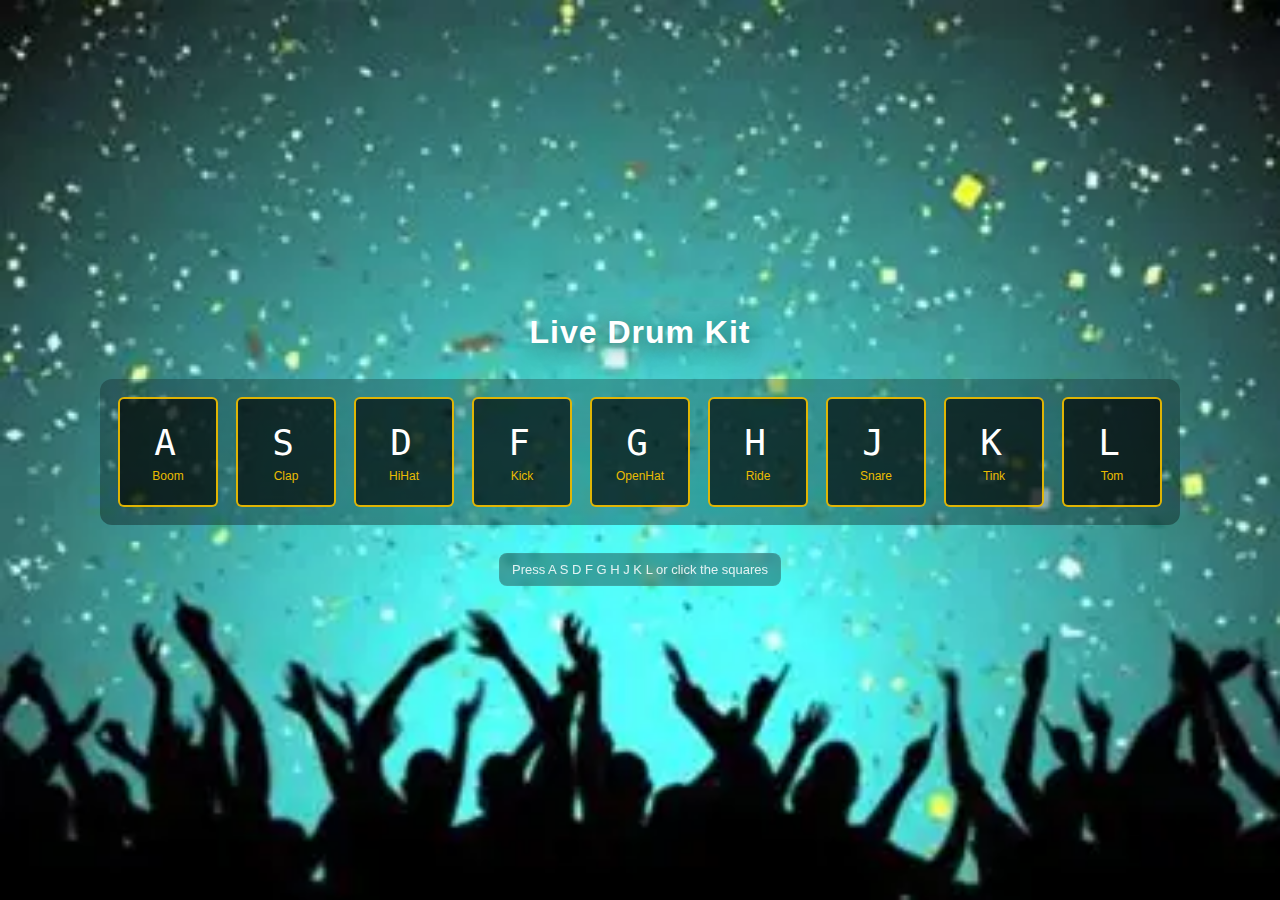
<file: week_3/day_5/mini_project_2/index.html>
<!DOCTYPE html>
<html lang="en">
<head>
  <meta charset="utf-8" />
  <meta name="viewport" content="width=device-width, initial-scale=1" />
  <title>Drum Kit — Concert Style</title>

  <style>
    :root {
      --glow: #f6c300;
      --dark-bg: rgba(0,0,0,0.75);
    }

    * { box-sizing: border-box; }
    html, body { height: 100%; margin: 0; font-family: "Segoe UI", Roboto, Arial, sans-serif; }

    body {
      
      background: url('OIP.webp') center/cover no-repeat fixed;
      display: flex;
      align-items: center;
      justify-content: center;
      color: #fff;
      padding: 40px;
    }

    /* container for keys */
    .wrap {
      width: 100%;
      max-width: 1200px;
      display: flex;
      flex-direction: column;
      align-items: center;
      gap: 18px;
    }

    h1 {
      margin: 0 0 10px 0;
      font-weight: 600;
      letter-spacing: 1px;
      text-shadow: 0 6px 24px rgba(0,0,0,0.6);
    }

    .keys {
      display: flex;
      gap: 18px;
      flex-wrap: wrap;
      justify-content: center;
      align-items: center;
      padding: 18px;
      background: linear-gradient(180deg, rgba(0,0,0,0.25), rgba(0,0,0,0.35));
      border-radius: 12px;
    }

    .key {
      width: 100px;
      height: 110px;
      display: flex;
      flex-direction: column;
      align-items: center;
      justify-content: center;
      background: rgba(0,0,0,0.65);
      border: 2px solid rgba(246,195,0,0.9);
      border-radius: 6px;
      box-shadow: 0 0 0 rgba(246,195,0,0);
      cursor: pointer;
      transition: transform .09s ease, box-shadow .12s ease, background .12s ease;
      user-select: none;
    }

    .key kbd {
      font-size: 36px;
      letter-spacing: 6px;
      display:block;
      margin-bottom: 6px;
    }

    .key .sound {
      font-size: 12px;
      color: var(--glow);
      opacity: 0.95;
      text-transform: capitalize;
    }

    .key.playing {
      transform: scale(1.07);
      box-shadow: 0 8px 40px -6px rgba(246,195,0,0.95), 0 0 18px 2px rgba(246,195,0,0.25);
      background: rgba(0,0,0,0.92);
      border-color: var(--glow);
    }

    /* hint text */
    .hint {
      font-size: 13px;
      color: rgba(255,255,255,0.85);
      margin-top: 10px;
      background: rgba(0,0,0,0.35);
      padding: 8px 12px;
      border-radius: 8px;
      border: 1px solid rgba(255,255,255,0.04);
      backdrop-filter: blur(4px);
    }

    @media (max-width: 760px) {
      .key { width: 84px; height: 92px; }
      .key kbd { font-size: 28px; }
      .keys { gap: 12px; padding: 12px; }
    }
  </style>
</head>

<body>
  <div class="wrap">
    <h1>Live Drum Kit</h1>

    <div class="keys" id="keys">
      <div class="key" data-key="65"><kbd>A</kbd><span class="sound">Boom</span></div>
      <div class="key" data-key="83"><kbd>S</kbd><span class="sound">Clap</span></div>
      <div class="key" data-key="68"><kbd>D</kbd><span class="sound">HiHat</span></div>
      <div class="key" data-key="70"><kbd>F</kbd><span class="sound">Kick</span></div>
      <div class="key" data-key="71"><kbd>G</kbd><span class="sound">OpenHat</span></div>
      <div class="key" data-key="72"><kbd>H</kbd><span class="sound">Ride</span></div>
      <div class="key" data-key="74"><kbd>J</kbd><span class="sound">Snare</span></div>
      <div class="key" data-key="75"><kbd>K</kbd><span class="sound">Tink</span></div>
      <div class="key" data-key="76"><kbd>L</kbd><span class="sound">Tom</span></div>
    </div>

    <div class="hint">Press A S D F G H J K L or click the squares</div>
  </div>

  <audio data-key="65" src="sounds/boom.wav"></audio>
  <audio data-key="83" src="sounds/clap.wav"></audio>
  <audio data-key="68" src="sounds/hihat.wav"></audio>
  <audio data-key="70" src="sounds/kick.wav"></audio>
  <audio data-key="71" src="sounds/openhat.wav"></audio>
  <audio data-key="72" src="sounds/ride.wav"></audio>
  <audio data-key="74" src="sounds/snare.wav"></audio>
  <audio data-key="75" src="sounds/tink.wav"></audio>
  <audio data-key="76" src="sounds/tom.wav"></audio>

  <script src="script.js"></script>
</body>
</html>
</file>
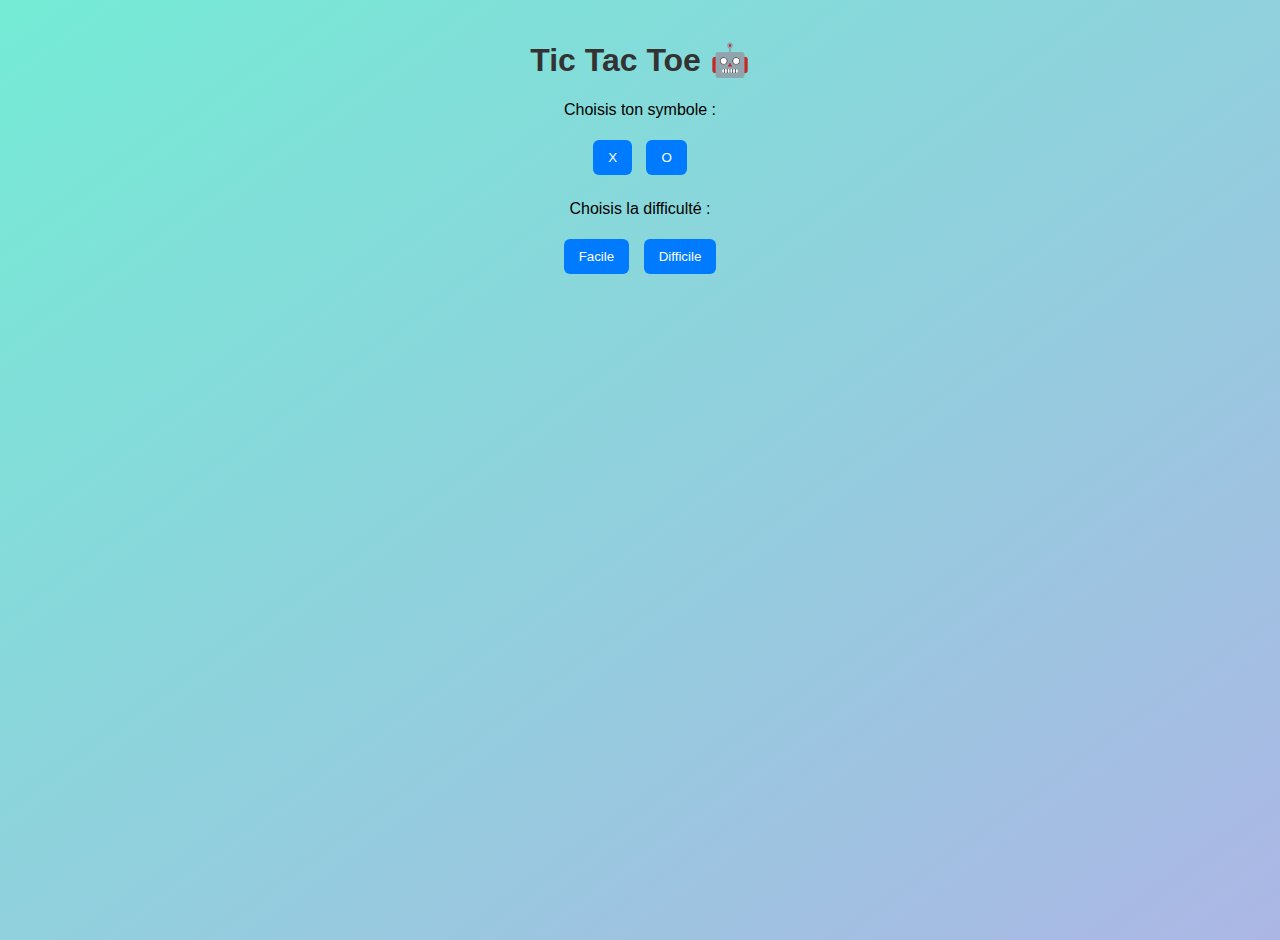
<file: week_4/day_5/Mini-Project2/index.html>
<!DOCTYPE html>
<html lang="fr">
<head>
  <meta charset="UTF-8" />
  <meta name="viewport" content="width=device-width, initial-scale=1.0" />
  <title>Tic Tac Toe AI</title>
  <link rel="stylesheet" href="style.css" />
</head>
<body>
  <h1>Tic Tac Toe 🤖</h1>

  <div id="chooseSymbol">
    <p>Choisis ton symbole :</p>
    <button onclick="chooseSymbol('X')">X</button>
    <button onclick="chooseSymbol('O')">O</button>
  </div>

  <div id="chooseLevel">
    <p>Choisis la difficulté :</p>
    <button onclick="chooseLevel('easy')">Facile</button>
    <button onclick="chooseLevel('hard')">Difficile</button>
  </div>

  <div id="board" class="board"></div>

  <h2 id="result"></h2>
  <button id="restartBtn" onclick="restartGame()">Rejouer</button>

  <script src="script.js"></script>
</body>
</html>
</file>
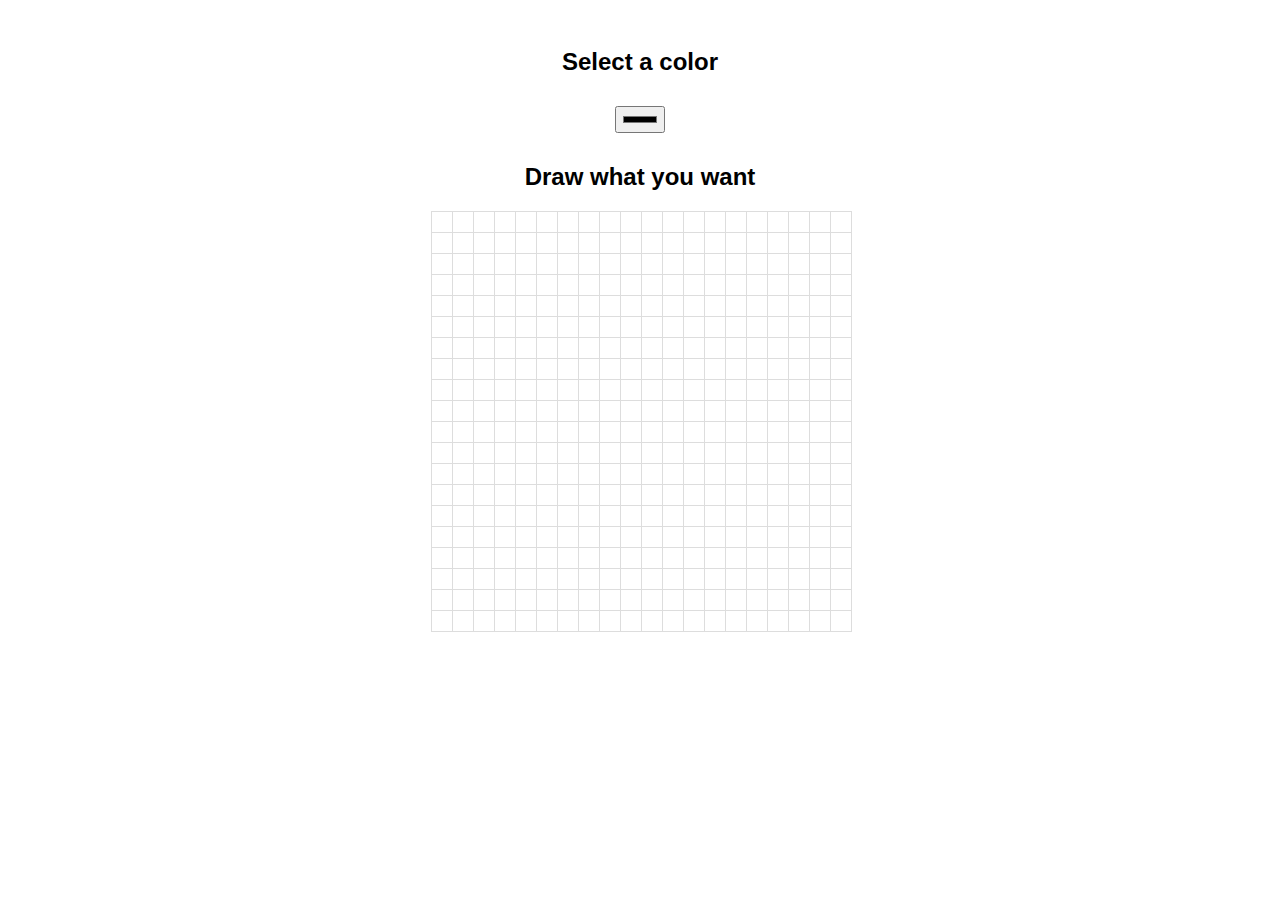
<file: week_3/day_5/mini_project_1/Coloring Game.html>
<!DOCTYPE html>
<html lang="en">
<head>
  <meta charset="UTF-8">
  <title>Coloring Squares</title>
  <style>
    body {
      font-family: Arial, sans-serif;
      text-align: center;
      padding: 20px;
    }

    #grid {
      display: grid;
      grid-template-columns: repeat(20, 20px); 
      grid-template-rows: repeat(20, 20px);    
      gap: 1px;
      margin: 20px auto;
      width: max-content;
    }

    .square {
      width: 20px;
      height: 20px;
      background-color: white;
      border: 1px solid #ddd;
      cursor: pointer;
    }

    #colorPicker {
      margin: 10px;
      padding: 5px;
      cursor: pointer;
    }
  </style>
</head>
<body>

  <h2>Select a color</h2>
  <input type="color" id="colorPicker" value="#000000">
  <h2>Draw what you want</h2>
  <div id="grid"></div>

  <script>
    let grid = document.getElementById("grid");
    let colorPicker = document.getElementById("colorPicker");
    let currentColor = colorPicker.value;
    let isDrawing = false;
    // 
    colorPicker.addEventListener("input", function() {
      currentColor = this.value;
    });
    // 
    for (let i = 0; i < 400; i++) {
      let square = document.createElement("div");
      square.classList.add("square");

      square.addEventListener("mousedown", function() {
        isDrawing = true;
        square.style.backgroundColor = currentColor;
      });

      square.addEventListener("mouseover", function() {
        if (isDrawing) {
          square.style.backgroundColor = currentColor;
        }
      });

      square.addEventListener("mouseup", function() {
        isDrawing = false;
      });

      grid.appendChild(square);
    }
    // 
    document.body.addEventListener("mouseup", function() {
      isDrawing = false;
    });
  </script>
</body>
</html>
</file>
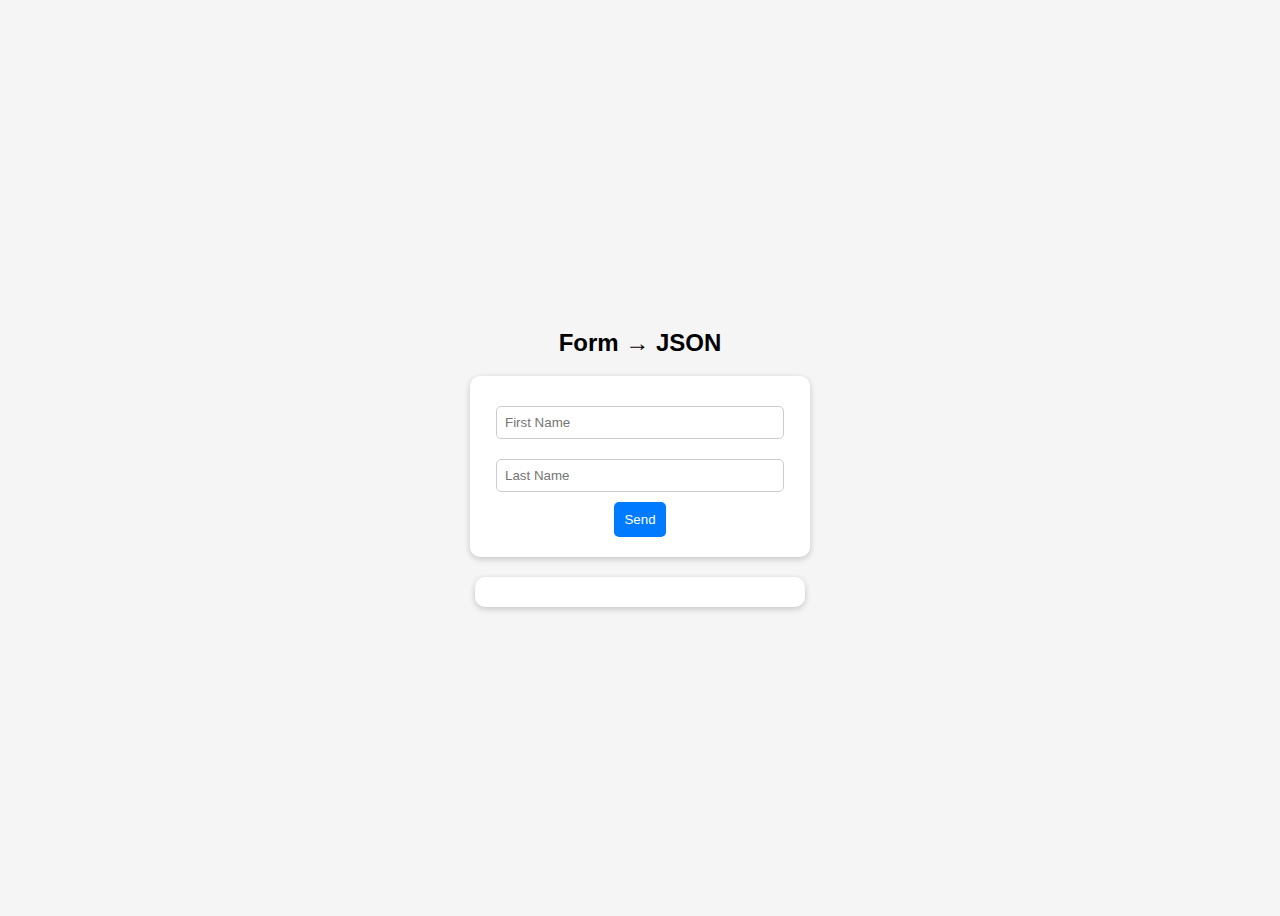
<file: week_4/day_4/challenge/challenge.html>
<!DOCTYPE html>
<html lang="en">
<head>
  <meta charset="UTF-8">
  <meta name="viewport" content="width=device-width, initial-scale=1.0">
  <title>Form to JSON</title>
  <style>
    body {
      font-family: Arial, sans-serif;
      background: #f5f5f5;
      display: flex;
      flex-direction: column;
      align-items: center;
      justify-content: center;
      height: 100vh;
    }
    form {
      background: white;
      padding: 20px;
      border-radius: 10px;
      box-shadow: 0 2px 6px rgba(0,0,0,0.2);
      width: 300px;
      text-align: center;
    }
    input {
      margin: 10px 0;
      padding: 8px;
      width: 90%;
      border: 1px solid #ccc;
      border-radius: 5px;
    }
    button {
      background-color: #007bff;
      color: white;
      padding: 10px;
      border: none;
      border-radius: 5px;
      cursor: pointer;
    }
    button:hover {
      background-color: #0056b3;
    }
    #result {
      margin-top: 20px;
      background: white;
      padding: 15px;
      border-radius: 10px;
      box-shadow: 0 2px 6px rgba(0,0,0,0.2);
      width: 300px;
      word-wrap: break-word;
    }
  </style>
</head>
<body>

  <h2>Form → JSON</h2>

  <form id="userForm">
    <input type="text" id="firstName" placeholder="First Name" required>
    <input type="text" id="lastName" placeholder="Last Name" required>
    <button type="submit">Send</button>
  </form>

  <div id="result"></div>

  <script>
    const form = document.getElementById('userForm');
    const result = document.getElementById('result');

    form.addEventListener('submit', (e) => {
      e.preventDefault();
      const firstName = document.getElementById('firstName').value.trim();
      const lastName = document.getElementById('lastName').value.trim();
      const userData = {
        name: firstName,
        lastName: lastName
      };
      const jsonString = JSON.stringify(userData, null, 2);
      result.textContent = jsonString;
    });
  </script>

</body>
</html>
</file>
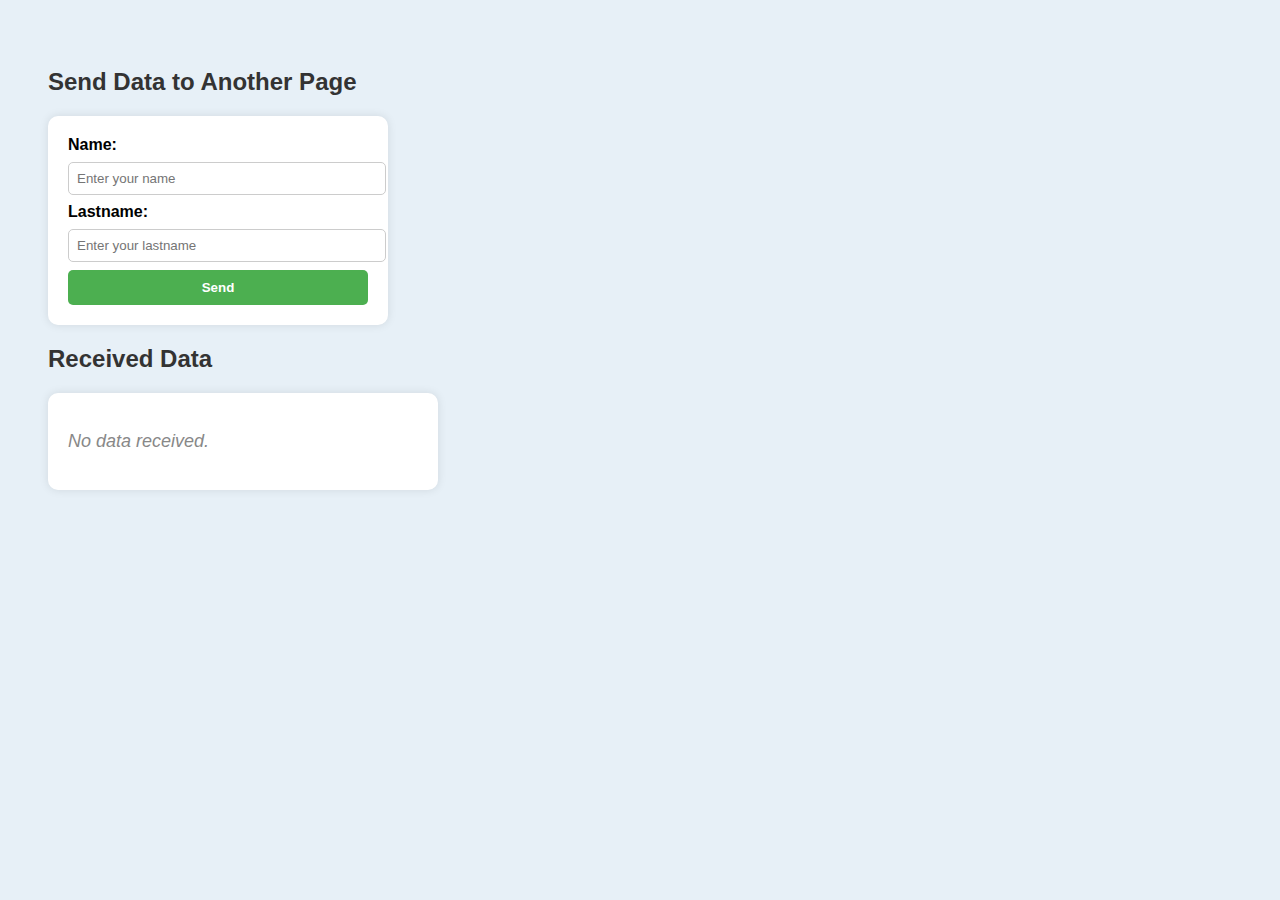
<file: week_4/day_4/Exercises/Exercise XP Gold.html>
<!DOCTYPE html>
<html lang="en">
<head>
  <meta charset="UTF-8">
  <meta name="viewport" content="width=device-width, initial-scale=1.0">
  <title>Form #3 - Send Data</title>
  <style>
    body {
      font-family: Arial, sans-serif;
      background-color: #f2f2f2;
      padding: 40px;
    }
    form {
      background-color: white;
      padding: 20px;
      border-radius: 10px;
      width: 300px;
      box-shadow: 0 0 10px rgba(0,0,0,0.1);
    }
    label {
      font-weight: bold;
    }
    input[type="text"] {
      width: 100%;
      padding: 8px;
      margin: 8px 0;
      border: 1px solid #ccc;
      border-radius: 5px;
    }
    input[type="submit"] {
      background-color: #4CAF50;
      color: white;
      border: none;
      padding: 10px 15px;
      border-radius: 5px;
      cursor: pointer;
      width: 100%;
      font-weight: bold;
    }
    input[type="submit"]:hover {
      background-color: #45a049;
    }
  </style>
</head>
<body>

  <h2>Send Data to Another Page</h2>

  <form action="display.html" method="GET">
    <label for="name">Name:</label>
    <input type="text" id="name" name="name" placeholder="Enter your name" required>

    <label for="lastname">Lastname:</label>
    <input type="text" id="lastname" name="lastname" placeholder="Enter your lastname" required>

    <input type="submit" value="Send">
  </form>

</body>
</html>
<!-- ///////////////////////// -->
<!DOCTYPE html>
<html lang="en">
<head>
  <meta charset="UTF-8">
  <meta name="viewport" content="width=device-width, initial-scale=1.0">
  <title>Display Data</title>
  <style>
    body {
      font-family: Arial, sans-serif;
      background-color: #e7f0f7;
      padding: 40px;
    }
    section {
      background-color: white;
      padding: 20px;
      border-radius: 10px;
      width: 350px;
      box-shadow: 0 0 10px rgba(0,0,0,0.1);
    }
    h2 {
      color: #333;
    }
    p {
      font-size: 18px;
    }
    .no-data {
      color: #888;
      font-style: italic;
    }
  </style>
</head>
<body>

  <h2>Received Data</h2>
  <section id="result"></section>

  <script>
    
    const params = new URLSearchParams(window.location.search);
    const name = params.get("name");
    const lastname = params.get("lastname");
    const section = document.getElementById("result");

    if (name && lastname) {
      section.innerHTML = `
        <p><strong>Name:</strong> ${name}</p>
        <p><strong>Lastname:</strong> ${lastname}</p>
      `;
    } else {
      section.innerHTML = `<p class="no-data">No data received.</p>`;
    }
  </script>

</body>
</html>
</file>
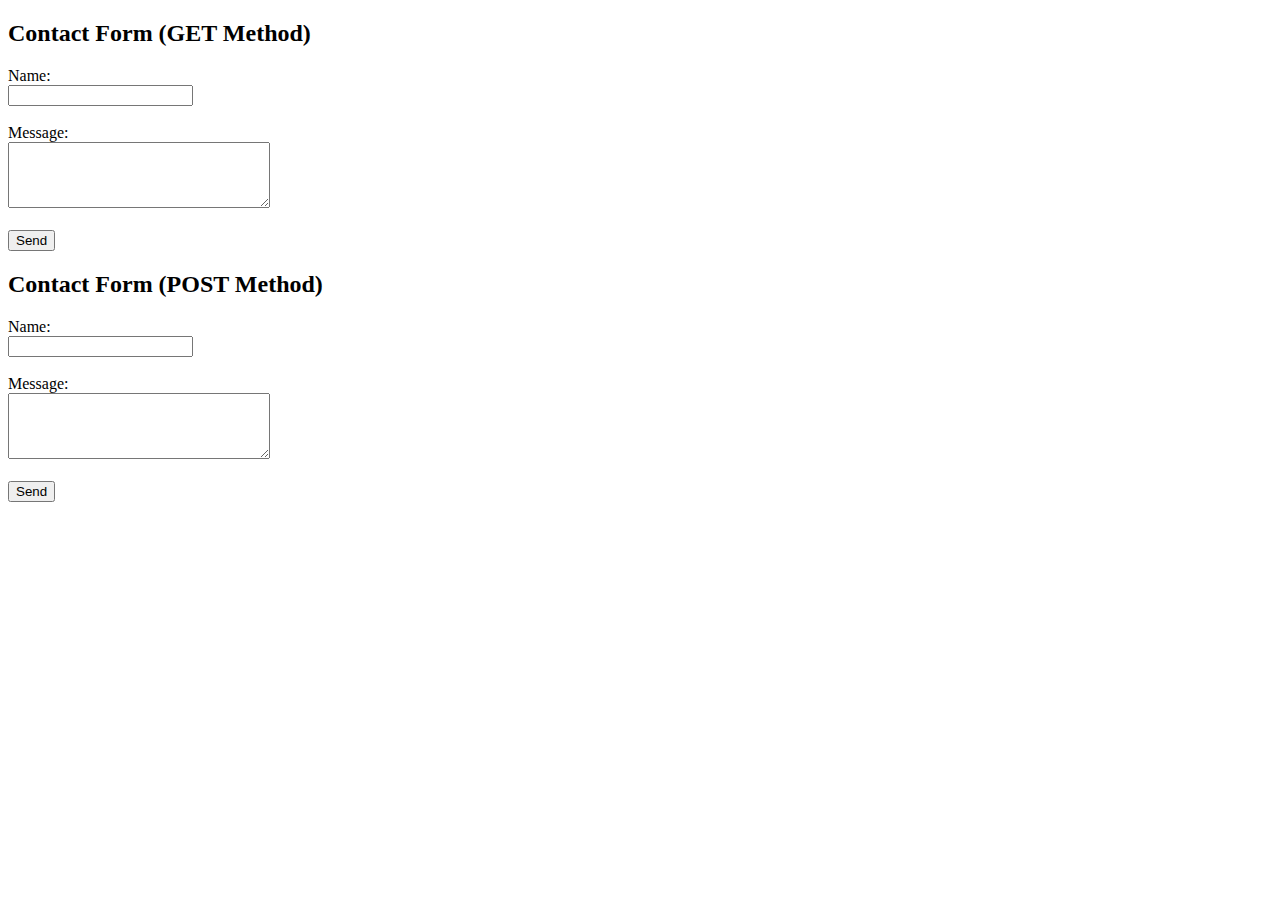
<file: week_4/day_4/Exercises/Exercises XP.html>
<!-- exercise1 -->
<!DOCTYPE html>
<html lang="en">
 <head>
   <meta charset="UTF-8">
   <title>Form GET Example</title>
 </head>
 <body>
   <h2>Contact Form (GET Method)</h2>

   <form action="" method="GET">
     <label for="name">Name:</label><br>
     <input type="text" name="name" id="name"><br><br>

     <label for="message">Message:</label><br>
     <textarea name="message" id="message" rows="4" cols="30"></textarea><br><br>

     <input type="submit" value="Send">
   </form>
 </body>
 </html>
<!-- //exercise2 -->
<!DOCTYPE html>
<html lang="en">
<head>
  <meta charset="UTF-8">
  <title>Form POST Example</title>
</head>
<body>
  <h2>Contact Form (POST Method)</h2>

  <form action="" method="POST">
    <label for="name">Name:</label><br>
    <input type="text" name="name" id="name"><br><br>

    <label for="message">Message:</label><br>
    <textarea name="message" id="message" rows="4" cols="30"></textarea><br><br>

    <input type="submit" value="Send">
  </form>
</body>
</html>
<!-- //exercise3 -->
<!DOCTYPE html>
<html lang="en">
<head>
  <meta charset="UTF-8">
  <title>JSON Mario</title>
</head>
<body>
  <script>
    const marioGame = {
      detail : "An amazing game!",
      characters : {
          mario : {
            description:"Small and jumpy. Likes princesses.",
            height: 10,
            weight: 3,
            speed: 12,
          },
          bowser : {
            description: "Big and green, Hates princesses.",
            height: 16,
            weight: 6,
            speed: 4,
          },
          princessPeach : {
            description: "Beautiful princess.",
            height: 12,
            weight: 2,
            speed: 2,
          }
      },
    };

    const jsonMario = JSON.stringify(marioGame);
    console.log("Normal JSON:", jsonMario);

    const jsonPretty = JSON.stringify(marioGame, null, 2);
    console.log("Pretty JSON:", jsonPretty);
    debugger;
  </script>
</body>
</html>
</file>
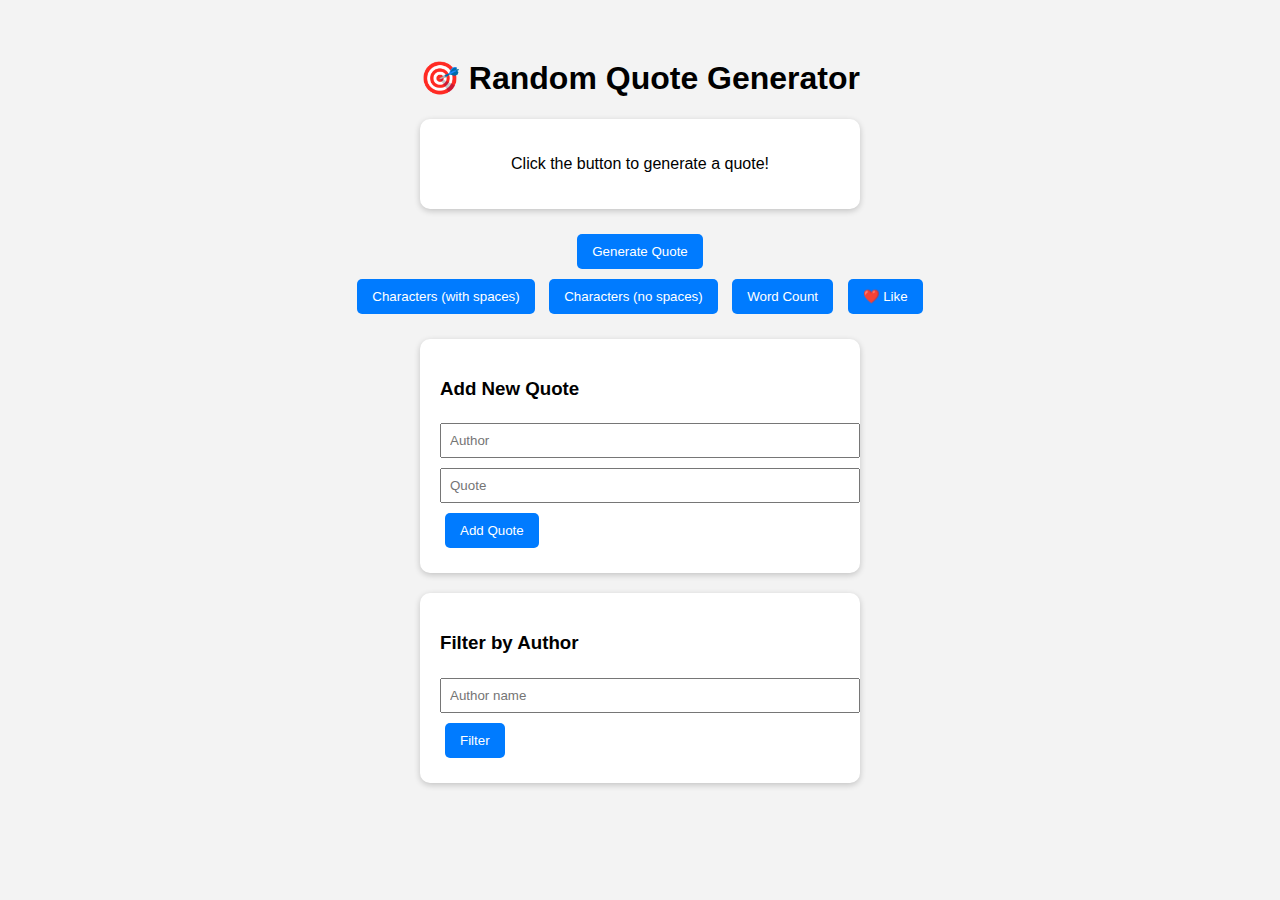
<file: week_4/day_4/Mini project/Mini project .html>
<!DOCTYPE html>
<html lang="en">
<head>
  <meta charset="UTF-8" />
  <meta name="viewport" content="width=device-width, initial-scale=1.0" />
  <title>Random Quote Generator</title>
  <style>
    body {
      font-family: Arial, sans-serif;
      background: #f3f3f3;
      display: flex;
      flex-direction: column;
      align-items: center;
      padding: 30px;
    }
    section {
      background: white;
      border-radius: 10px;
      box-shadow: 0 2px 6px rgba(0,0,0,0.2);
      padding: 20px;
      width: 400px;
      text-align: center;
      margin-bottom: 20px;
    }
    button {
      background: #007BFF;
      color: white;
      border: none;
      padding: 10px 15px;
      margin: 5px;
      border-radius: 5px;
      cursor: pointer;
    }
    button:hover { background: #0056b3; }
    form {
      background: white;
      padding: 20px;
      border-radius: 10px;
      box-shadow: 0 2px 6px rgba(0,0,0,0.2);
      margin-top: 20px;
      width: 400px;
    }
    input {
      margin: 5px 0;
      padding: 8px;
      width: 100%;
    }
  </style>
</head>
<body>
  <h1>🎯 Random Quote Generator</h1>

  <section id="quoteSection">
    <p id="quoteText">Click the button to generate a quote!</p>
    <p id="quoteAuthor"></p>
  </section>

  <button id="generateBtn">Generate Quote</button>

  <div>
    <button id="charWithSpaces">Characters (with spaces)</button>
    <button id="charWithoutSpaces">Characters (no spaces)</button>
    <button id="wordCount">Word Count</button>
    <button id="likeBtn">❤️ Like</button>
  </div>

  <form id="addQuoteForm">
    <h3>Add New Quote</h3>
    <input type="text" id="newAuthor" placeholder="Author" required />
    <input type="text" id="newQuote" placeholder="Quote" required />
    <button type="submit">Add Quote</button>
  </form>

  <form id="filterForm">
    <h3>Filter by Author</h3>
    <input type="text" id="filterAuthor" placeholder="Author name" />
    <button type="submit">Filter</button>
  </form>

  <div id="navigationBtns" style="display:none;">
    <button id="prevBtn">Previous</button>
    <button id="nextBtn">Next</button>
  </div>

  <script src="Mini project.js"></script>
</body>
</html>
</file>
<file: week_4/day_5/Mini-Project2/style.css>
body {
    font-family: Arial, sans-serif;
    text-align: center;
    background: linear-gradient(to bottom right, #74ebd5, #acb6e5);
    min-height: 100vh;
    margin: 0;
    padding: 20px;
  }
  
  h1 {
    color: #333;
  }
  
  .board {
    display: grid;
    grid-template-columns: repeat(3, 100px);
    grid-gap: 10px;
    justify-content: center;
    margin: 30px auto;
  }
  
  .cell {
    width: 100px;
    height: 100px;
    background: white;
    display: flex;
    justify-content: center;
    align-items: center;
    font-size: 2rem;
    border-radius: 10px;
    cursor: pointer;
    transition: background 0.3s;
  }
  
  .cell:hover {
    background: #e0e0e0;
  }
  
  #restartBtn {
    display: none;
    padding: 10px 20px;
    font-size: 1rem;
    background: #4caf50;
    color: white;
    border: none;
    border-radius: 8px;
    cursor: pointer;
  }
  
  #restartBtn:hover {
    background: #45a049;
  }
  
  #chooseSymbol, #chooseLevel {
    margin-top: 20px;
  }
  
  button {
    margin: 5px;
    padding: 10px 15px;
    border-radius: 6px;
    border: none;
    background: #007bff;
    color: white;
    cursor: pointer;
  }
  
  button:hover {
    background: #0056b3;
  }
</file>
